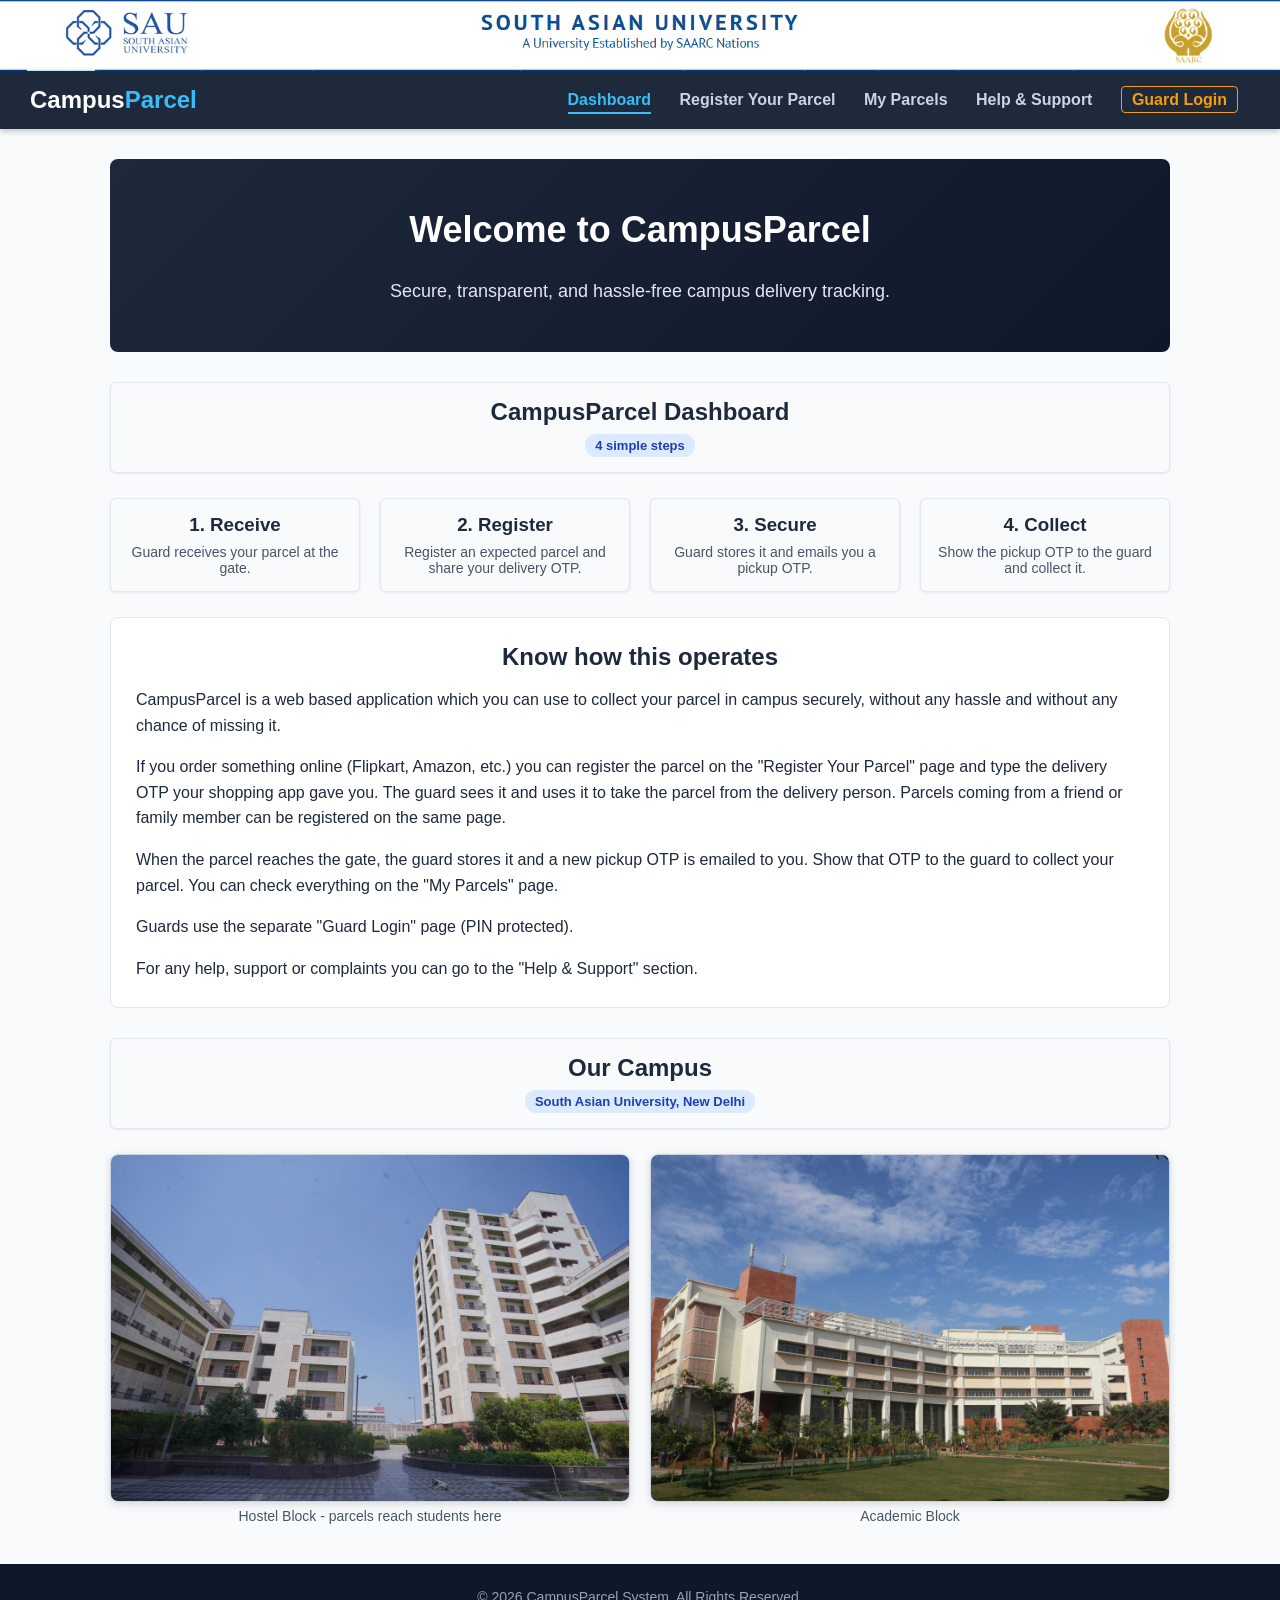
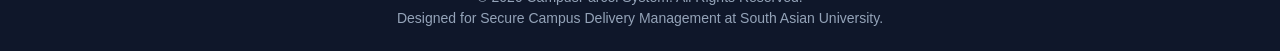
<file: index.html>
<!DOCTYPE html>
<html lang="en">
<head>
    <meta charset="UTF-8">
    <meta name="viewport" content="width=device-width, initial-scale=1.0">
    <title>CampusParcel - Home & Dashboard</title>

    <link rel="stylesheet" href="css/style.css">
    <link rel="stylesheet" href="css/header.css">
    <link rel="stylesheet" href="css/footer.css">
</head>
<body>
    <img class="sau-strip" src="images/sau-header.png" alt="South Asian University - A University Established by SAARC Nations">

    <header class="navbar">
        <div class="logo-container">
            <h2>Campus<span>Parcel</span></h2>
        </div>
        <nav class="nav-links">
            <a href="index.html" class="active">Dashboard</a>
            <a href="pages/register.html">Register Your Parcel</a>
            <a href="pages/my-parcel.html">My Parcels</a>
            <a href="pages/support.html">Help &amp; Support</a>
            <a href="pages/guard-panel.html" class="guard-nav">Guard Login</a>
        </nav>
    </header>

    <main class="main-container">

        <section class="welcome-banner hero">
            <h1>Welcome to CampusParcel</h1>
            <p>Secure, transparent, and hassle-free campus delivery tracking.</p>
        </section>

        <section class="dashboard-section" id="student-view">
            <div class="section-header">
                <h2>CampusParcel Dashboard</h2>
                <span class="badge badge-info">4 simple steps</span>
            </div>

            <div class="stats-grid">
                <div class="stat-card">
                    <h3>1. Receive</h3>
                    <p>Guard receives your parcel at the gate.</p>
                </div>
                <a class="stat-card step-card" href="pages/register.html">
                    <h3>2. Register</h3>
                    <p>Register an expected parcel and share your delivery OTP.</p>
                </a>
                <div class="stat-card">
                    <h3>3. Secure</h3>
                    <p>Guard stores it and emails you a pickup OTP.</p>
                </div>
                <a class="stat-card step-card" href="pages/my-parcel.html">
                    <h3>4. Collect</h3>
                    <p>Show the pickup OTP to the guard and collect it.</p>
                </a>
            </div>

            <div class="about-text">
                <h2 class="know-how">Know how this operates</h2>
                <p>CampusParcel is a web based application which you can use to collect your parcel in campus securely, without any hassle and without any chance of missing it.</p>
                <p>If you order something online (Flipkart, Amazon, etc.) you can register the parcel on the "Register Your Parcel" page and type the delivery OTP your shopping app gave you. The guard sees it and uses it to take the parcel from the delivery person. Parcels coming from a friend or family member can be registered on the same page.</p>
                <p>When the parcel reaches the gate, the guard stores it and a new pickup OTP is emailed to you. Show that OTP to the guard to collect your parcel. You can check everything on the "My Parcels" page.</p>
                <p>Guards use the separate "Guard Login" page (PIN protected).</p>
                <p>For any help, support or complaints you can go to the "Help &amp; Support" section.</p>
            </div>
        </section>

        <section class="dashboard-section">
            <div class="section-header">
                <h2>Our Campus</h2>
                <span class="badge badge-info">South Asian University, New Delhi</span>
            </div>
            <div class="gallery">
                <figure>
                    <img src="images/hostel-block.jpg" alt="Hostel block at South Asian University">
                    <figcaption>Hostel Block - parcels reach students here</figcaption>
                </figure>
                <figure>
                    <img src="images/academic-block.jpg" alt="Academic building at South Asian University">
                    <figcaption>Academic Block</figcaption>
                </figure>
            </div>
        </section>

    </main>

    <footer class="footer">
        <div class="footer-content">
            <p>&copy; 2026 CampusParcel System. All Rights Reserved.</p>
            <p>Designed for Secure Campus Delivery Management at South Asian University.</p>
            
        </div>
    </footer>

    <script src="js/config.js"></script>
    <script src="js/main.js"></script>

</body>
</html>
</file>
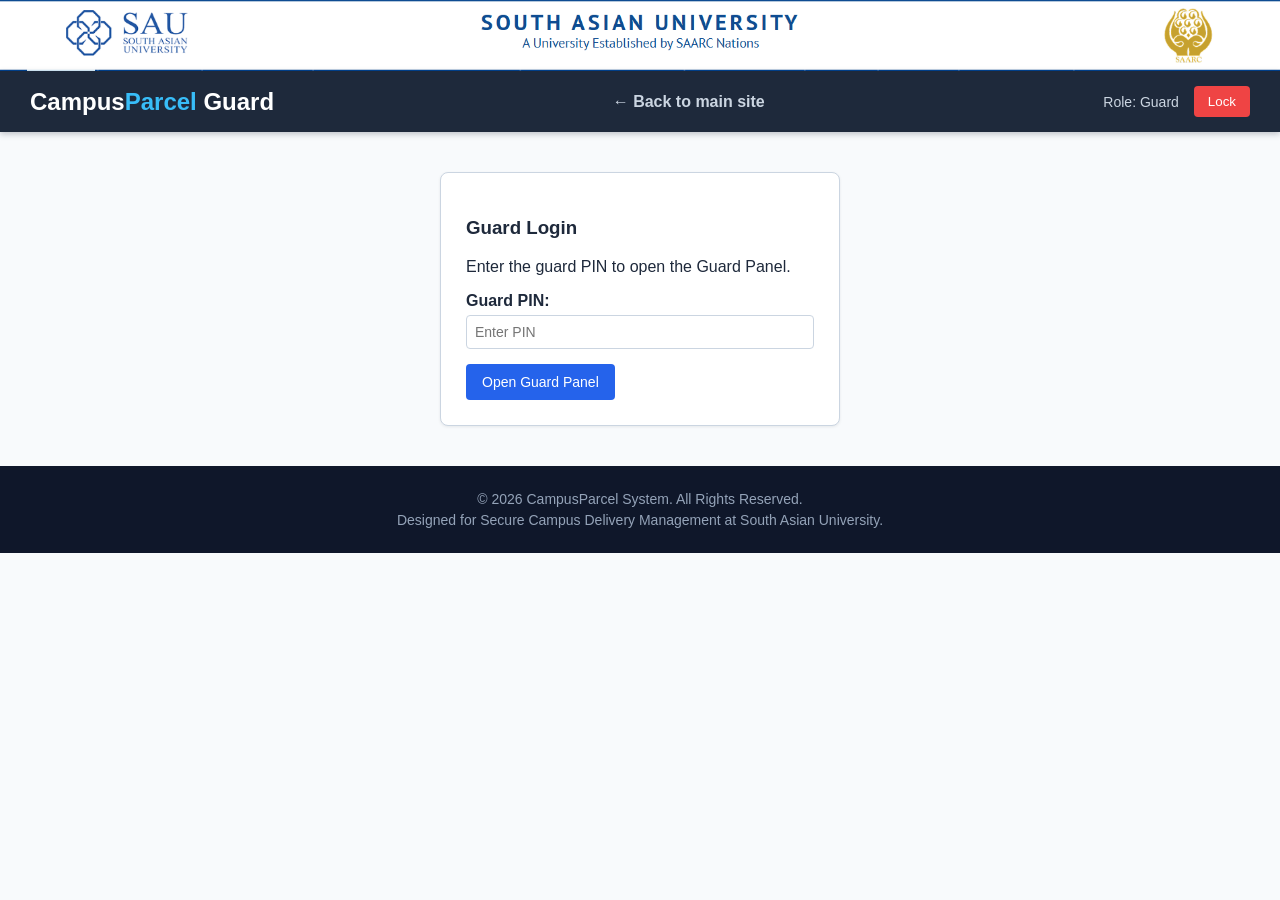
<file: pages/guard-panel.html>
<!DOCTYPE html>
<html lang="en">
<head>
    <meta charset="UTF-8">
    <meta name="viewport" content="width=device-width, initial-scale=1.0">
    <title>CampusParcel - Guard Panel</title>

    <link rel="stylesheet" href="../css/style.css">
    <link rel="stylesheet" href="../css/header.css">
    <link rel="stylesheet" href="../css/footer.css">
</head>
<body>
    <img class="sau-strip" src="../images/sau-header.png" alt="South Asian University - A University Established by SAARC Nations">

    <header class="navbar guard-navbar">
        <div class="logo-container">
            <h2>Campus<span>Parcel</span> Guard</h2>
        </div>
        <nav class="nav-links">
            <a href="../index.html">&larr; Back to main site</a>
        </nav>
        <div class="user-profile">
            <span class="user-role">Role: Guard</span>
            <button type="button" id="guard-logout" class="btn-logout">Lock</button>
        </div>
    </header>

    <!-- PIN gate (toggled via guard-login.js) -->
    <main class="main-container" id="guard-lock">
        <div class="card pin-card">
            <h3>Guard Login</h3>
            <p>Enter the guard PIN to open the Guard Panel.</p>
            <form id="pin-form">
                <div class="form-group">
                    <label for="pin-input">Guard PIN:</label>
                    <input type="password" id="pin-input" placeholder="Enter PIN" required>
                </div>
                <button type="submit" class="btn-primary">Open Guard Panel</button>
            </form>
            <div id="pin-message" class="message"></div>
        </div>
    </main>

    <!-- Main guard workspace (hidden until unlocked) -->
    <main class="main-container" id="guard-content" style="display: none;">
        <section class="welcome-banner">
            <h1>Guard Panel</h1>
            <p>Receive parcels at the gate and hand them over safely with an OTP.</p>
        </section>

        <section class="dashboard-section" id="guard-view">
            <div class="section-header">
                <h2>Security Guard Panel</h2>
                <span class="badge badge-warning">Gate Entry Actions</span>
            </div>

            <div class="stats-grid">
                <div class="stat-card">
                    <h3>Pre-registered</h3>
                    <p class="stat-number" id="g-stat-pre">0</p>
                </div>
                <div class="stat-card">
                    <h3>At Main Gate</h3>
                    <p class="stat-number" id="g-stat-gate">0</p>
                </div>
                <div class="stat-card">
                    <h3>Collected</h3>
                    <p class="stat-number" id="g-stat-done">0</p>
                </div>
            </div>

            <div class="guard-grid">
                <!-- Intake & pickup OTP dispatch -->
                <div class="card">
                    <h3>1. Register Parcel &amp; Send OTP</h3>
                    <p id="linked-note" class="hint"></p>
                    <form id="guard-register-form">
                        <div class="form-group">
                            <label for="g-name">Student / Family-Friend Name:</label>
                            <input type="text" id="g-name" placeholder="e.g., Yashwardhan Tiwari" required>
                        </div>

                        <div class="form-group">
                            <label for="g-roll">Student Roll / ID Number:</label>
                            <input type="text" id="g-roll" placeholder="e.g., 2026BT01005" required>
                        </div>

                        <div class="form-group">
                            <label for="g-email">Student Email (OTP is sent here):</label>
                            <input type="email" id="g-email" pattern="[^@\s]+@[^@\s]+\.[a-zA-Z]{2,}" title="Enter a real email address, e.g. name@gmail.com" placeholder="e.g., student@gmail.com" required>
                        </div>

                        <div class="form-group">
                            <label for="g-courier">Courier / Delivery Service:</label>
                            <input type="text" id="g-courier" placeholder="e.g., BlueDart, Amazon" required>
                        </div>

                        <div class="form-group">
                            <label for="g-storage">Assigned Storage Shelf / Rack:</label>
                            <input type="text" id="g-storage" placeholder="e.g., Rack B - Slot 12" required>
                        </div>

                        <div class="form-group">
                            <label for="g-otp">Pickup OTP:</label>
                            <div class="otp-row">
                                <input type="text" id="g-otp" readonly>
                                <button type="button" id="g-generate-btn" class="btn-secondary">Generate OTP</button>
                            </div>
                        </div>

                        <div class="form-group">
                            <label for="g-agent-photo">Agent Delivery Photo:</label>
                            <input type="file" id="g-agent-photo" accept="image/*" capture="environment">
                        </div>

                        <div class="form-group">
                            <label for="g-shelf-photo">Storage Shelf Photo:</label>
                            <input type="file" id="g-shelf-photo" accept="image/*" capture="environment">
                        </div>

                        <button type="submit" id="guard-register-btn" class="btn-primary">Register &amp; Send OTP</button>
                    </form>
                    <div id="guard-register-message" class="message"></div>
                </div>

                <!-- Student handover verification -->
                <div class="card">
                    <h3>2. Verify &amp; Handover Parcel</h3>
                    <form id="verify-form">
                        <div class="form-group">
                            <label for="v-parcel-id">Enter Parcel ID:</label>
                            <input type="text" id="v-parcel-id" placeholder="e.g., #CP-9021" required>
                        </div>

                        <div class="form-group">
                            <label for="v-otp">Enter Student's Pickup OTP:</label>
                            <input type="text" id="v-otp" maxlength="6" pattern="[0-9]{6}" title="Enter exactly 6 digits" placeholder="Enter 6-digit OTP" required>
                        </div>

                        <button type="submit" class="btn-success">Verify OTP &amp; Mark Collected</button>
                    </form>
                    <div id="verify-message" class="message"></div>
                </div>
            </div>

            <!-- Incoming pre-registered queue -->
            <div class="table-container" style="margin-top: 30px;">
                <h3>Pre-registered Parcels</h3>
                <p class="hint">Give the Delivery OTP to the delivery person to collect the parcel. Press Receive to fill the form above.</p>
                <table>
                    <thead>
                        <tr>
                            <th>Parcel ID</th>
                            <th>Student</th>
                            <th>Phone</th>
                            <th>Courier / From</th>
                            <th>Delivery OTP</th>
                            <th>Instructions</th>
                            <th>Registered</th>
                            <th>Action</th>
                        </tr>
                    </thead>
                    <tbody id="pre-rows">
                        <tr><td colspan="8">No pre-registered parcels right now.</td></tr>
                    </tbody>
                </table>
            </div>
        </section>
    </main>

    <footer class="footer">
        <div class="footer-content">
            <p>&copy; 2026 CampusParcel System. All Rights Reserved.</p>
            <p>Designed for Secure Campus Delivery Management at South Asian University.</p>
        </div>
    </footer>

    <script src="../js/config.js"></script>
    <script src="../js/main.js"></script>
    <script src="../js/guard-login.js"></script>
    <script src="../js/guard.js"></script>
</body>
</html>
</file>
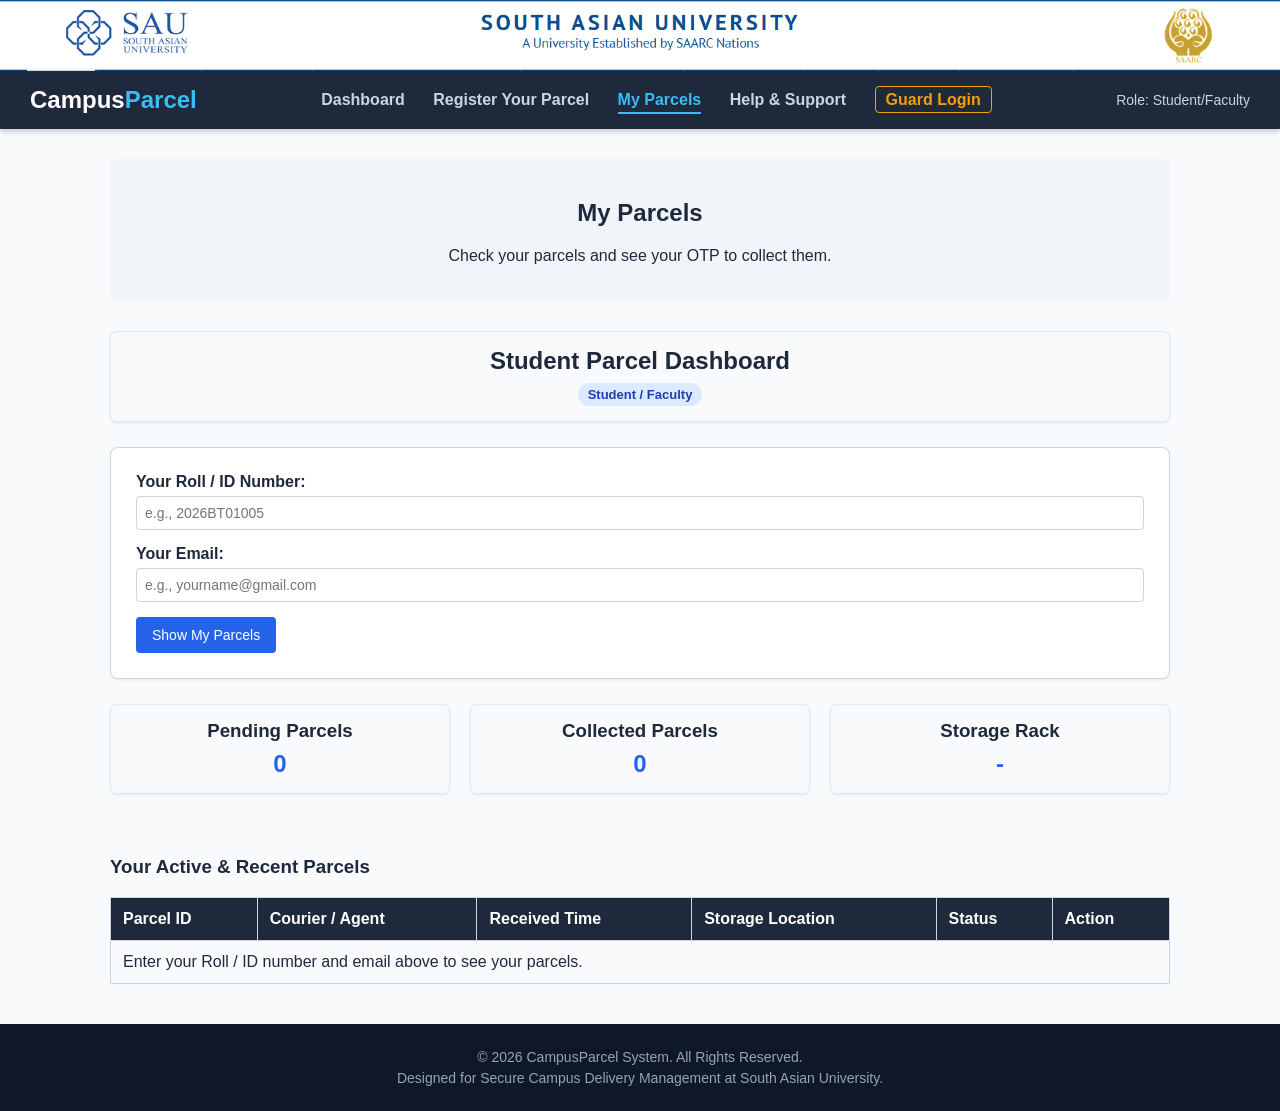
<file: pages/my-parcel.html>
<!DOCTYPE html>
<html lang="en">
<head>
    <meta charset="UTF-8">
    <meta name="viewport" content="width=device-width, initial-scale=1.0">
    <title>CampusParcel - My Parcels</title>

    <link rel="stylesheet" href="../css/style.css">
    <link rel="stylesheet" href="../css/header.css">
    <link rel="stylesheet" href="../css/footer.css">
</head>
<body>
    <img class="sau-strip" src="../images/sau-header.png" alt="South Asian University - A University Established by SAARC Nations">

    <header class="navbar">
        <div class="logo-container">
            <h2>Campus<span>Parcel</span></h2>
        </div>
        <nav class="nav-links">
            <a href="../index.html">Dashboard</a>
            <a href="register.html">Register Your Parcel</a>
            <a href="my-parcel.html" class="active">My Parcels</a>
            <a href="support.html">Help &amp; Support</a>
            <a href="guard-panel.html" class="guard-nav">Guard Login</a>
        </nav>
        <div class="user-profile">
            <span class="user-role">Role: Student/Faculty</span>
        </div>
    </header>

    <main class="main-container">

        <section class="welcome-banner">
            <h1>My Parcels</h1>
            <p>Check your parcels and see your OTP to collect them.</p>
        </section>

        <section class="dashboard-section" id="student-view">
            <div class="section-header">
                <h2>Student Parcel Dashboard</h2>
                <span class="badge badge-info">Student / Faculty</span>
            </div>

            <div class="card" style="margin-bottom: 25px;">
                <form id="find-form">
                    <div class="form-group">
                        <label for="my-roll">Your Roll / ID Number:</label>
                        <input type="text" id="my-roll" placeholder="e.g., 2026BT01005" required>
                    </div>
                    <div class="form-group">
                        <label for="my-email">Your Email:</label>
                        <input type="email" id="my-email" pattern="[^@\s]+@[^@\s]+\.[a-zA-Z]{2,}" title="Enter a real email address, e.g. name@gmail.com" placeholder="e.g., yourname@gmail.com" required>
                    </div>
                    <button type="submit" class="btn-primary">Show My Parcels</button>
                </form>
            </div>

            <div class="stats-grid">
                <div class="stat-card">
                    <h3>Pending Parcels</h3>
                    <p class="stat-number" id="stat-pending">0</p>
                </div>
                <div class="stat-card">
                    <h3>Collected Parcels</h3>
                    <p class="stat-number" id="stat-collected">0</p>
                </div>
                <div class="stat-card">
                    <h3>Storage Rack</h3>
                    <p class="stat-number" id="stat-shelf">-</p>
                </div>
            </div>

            <div id="details-message" class="message"></div>
            <br>

            <div class="table-container">
                <h3>Your Active &amp; Recent Parcels</h3>
                <table>
                    <thead>
                        <tr>
                            <th>Parcel ID</th>
                            <th>Courier / Agent</th>
                            <th>Received Time</th>
                            <th>Storage Location</th>
                            <th>Status</th>
                            <th>Action</th>
                        </tr>
                    </thead>
                    <tbody id="parcel-rows">
                        <tr><td colspan="6">Enter your Roll / ID number and email above to see your parcels.</td></tr>
                    </tbody>
                </table>
            </div>
        </section>

    </main>

    <footer class="footer">
        <div class="footer-content">
            <p>&copy; 2026 CampusParcel System. All Rights Reserved.</p>
            <p>Designed for Secure Campus Delivery Management at South Asian University.</p>
            
        </div>
    </footer>

    <script src="../js/config.js"></script>
    <script src="../js/main.js"></script>
    <script src="../js/my-parcel.js"></script>

</body>
</html>
</file>
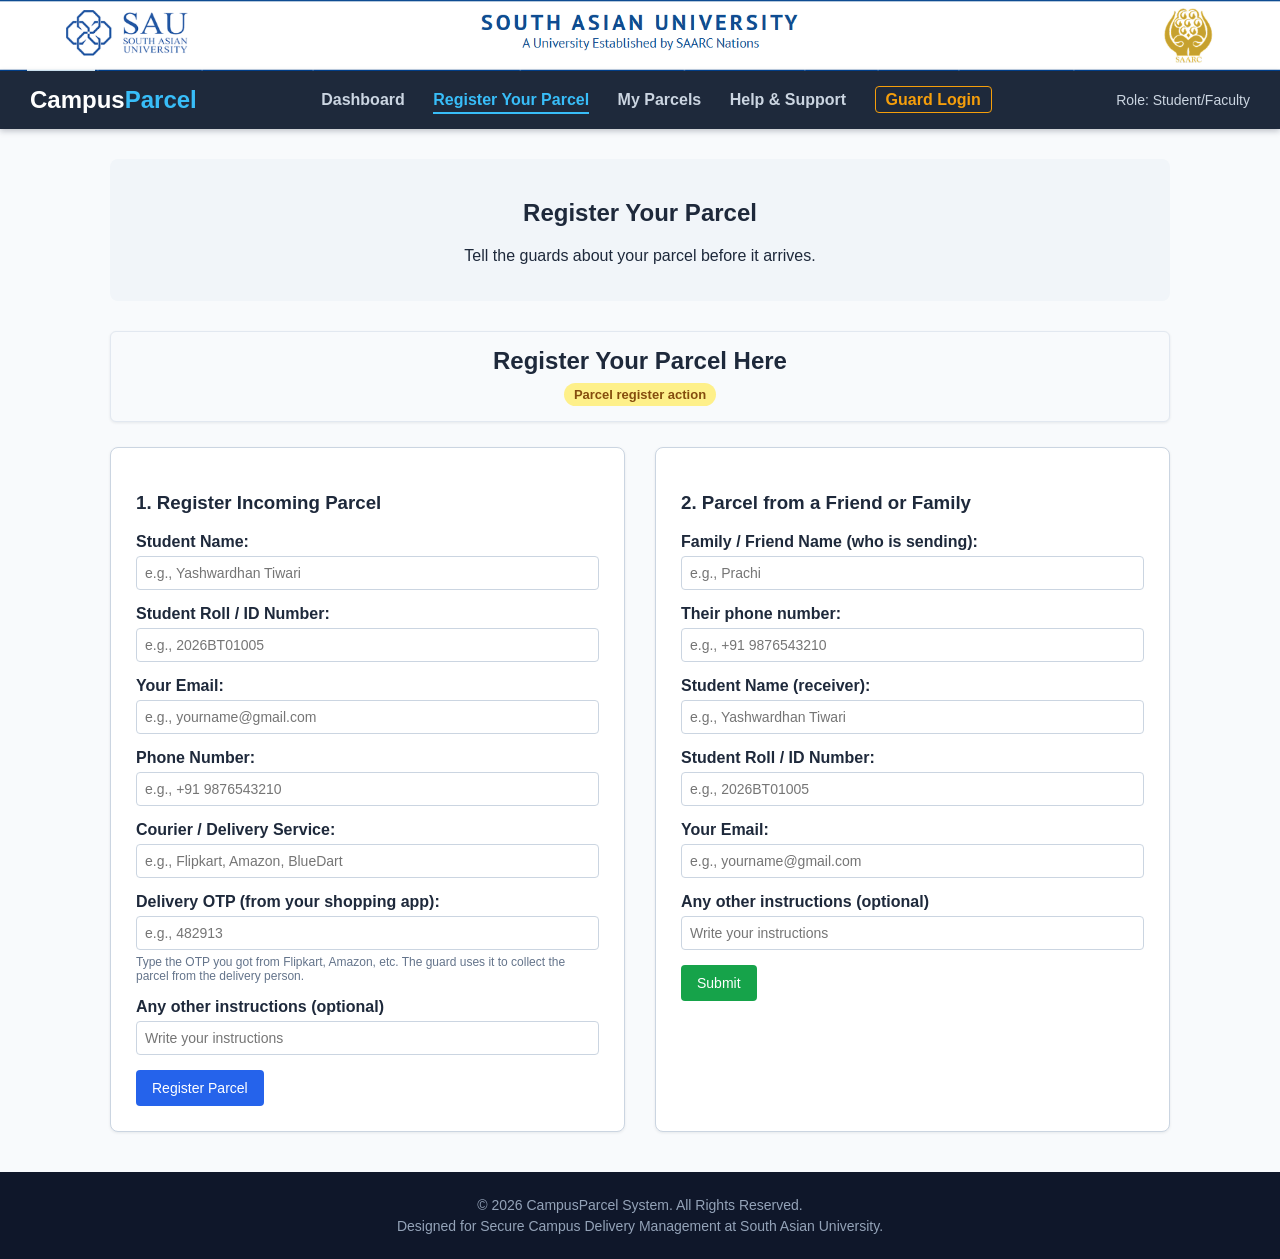
<file: pages/register.html>
<!DOCTYPE html>
<html lang="en">
<head>
    <meta charset="UTF-8">
    <meta name="viewport" content="width=device-width, initial-scale=1.0">
    <title>CampusParcel - Register Your Parcel</title>

    <link rel="stylesheet" href="../css/style.css">
    <link rel="stylesheet" href="../css/header.css">
    <link rel="stylesheet" href="../css/footer.css">
</head>
<body>
    <img class="sau-strip" src="../images/sau-header.png" alt="South Asian University - A University Established by SAARC Nations">

    <header class="navbar">
        <div class="logo-container">
            <h2>Campus<span>Parcel</span></h2>
        </div>
        <nav class="nav-links">
            <a href="../index.html">Dashboard</a>
            <a href="register.html" class="active">Register Your Parcel</a>
            <a href="my-parcel.html">My Parcels</a>
            <a href="support.html">Help &amp; Support</a>
            <a href="guard-panel.html" class="guard-nav">Guard Login</a>
        </nav>
        <div class="user-profile">
            <span class="user-role">Role: Student/Faculty</span>
        </div>
    </header>

    <main class="main-container">

        <section class="welcome-banner">
            <h1>Register Your Parcel</h1>
            <p>Tell the guards about your parcel before it arrives.</p>
        </section>

        <section class="dashboard-section" id="register-view">
            <div class="section-header">
                <h2>Register Your Parcel Here</h2>
                <span class="badge badge-warning">Parcel register action</span>
            </div>

            <div class="guard-grid">

                <div class="card">
                    <h3>1. Register Incoming Parcel</h3>
                    <form id="register-form">
                        <div class="form-group">
                            <label for="r-name">Student Name:</label>
                            <input type="text" id="r-name" placeholder="e.g., Yashwardhan Tiwari" required>
                        </div>

                        <div class="form-group">
                            <label for="r-roll">Student Roll / ID Number:</label>
                            <input type="text" id="r-roll" placeholder="e.g., 2026BT01005" required>
                        </div>

                        <div class="form-group">
                            <label for="r-email">Your Email:</label>
                            <input type="email" id="r-email" pattern="[^@\s]+@[^@\s]+\.[a-zA-Z]{2,}" title="Enter a real email address, e.g. name@gmail.com" placeholder="e.g., yourname@gmail.com" required>
                        </div>

                        <div class="form-group">
                            <label for="r-phone">Phone Number:</label>
                            <input type="tel" id="r-phone" pattern="[0-9+ ]{10,15}" title="Enter a valid phone number" placeholder="e.g., +91 9876543210" required>
                        </div>

                        <div class="form-group">
                            <label for="r-courier">Courier / Delivery Service:</label>
                            <input type="text" id="r-courier" placeholder="e.g., Flipkart, Amazon, BlueDart" required>
                        </div>

                        <div class="form-group">
                            <label for="r-otp">Delivery OTP (from your shopping app):</label>
                            <input type="text" id="r-otp" maxlength="8" pattern="[A-Za-z0-9]{4,8}" title="Enter the 4 to 8 character OTP from your delivery app" placeholder="e.g., 482913" required>
                            <p class="hint">Type the OTP you got from Flipkart, Amazon, etc. The guard uses it to collect the parcel from the delivery person.</p>
                        </div>

                        <div class="form-group">
                            <label for="r-instructions">Any other instructions (optional)</label>
                            <input type="text" id="r-instructions" placeholder="Write your instructions">
                        </div>

                        <button type="submit" id="register-btn" class="btn-primary">Register Parcel</button>
                    </form>
                    <div id="register-message" class="message"></div>
                </div>

                <div class="card">
                    <h3>2. Parcel from a Friend or Family</h3>
                    <form id="family-form">
                        <div class="form-group">
                            <label for="f-name">Family / Friend Name (who is sending):</label>
                            <input type="text" id="f-name" placeholder="e.g., Prachi" required>
                        </div>

                        <div class="form-group">
                            <label for="f-phone">Their phone number:</label>
                            <input type="tel" id="f-phone" pattern="[0-9+ ]{10,15}" title="Enter a valid phone number" placeholder="e.g., +91 9876543210" required>
                        </div>

                        <div class="form-group">
                            <label for="f-student">Student Name (receiver):</label>
                            <input type="text" id="f-student" placeholder="e.g., Yashwardhan Tiwari" required>
                        </div>

                        <div class="form-group">
                            <label for="f-roll">Student Roll / ID Number:</label>
                            <input type="text" id="f-roll" placeholder="e.g., 2026BT01005" required>
                        </div>

                        <div class="form-group">
                            <label for="f-email">Your Email:</label>
                            <input type="email" id="f-email" pattern="[^@\s]+@[^@\s]+\.[a-zA-Z]{2,}" title="Enter a real email address, e.g. name@gmail.com" placeholder="e.g., yourname@gmail.com" required>
                        </div>

                        <div class="form-group">
                            <label for="f-instructions">Any other instructions (optional)</label>
                            <input type="text" id="f-instructions" placeholder="Write your instructions">
                        </div>

                        <button type="submit" id="family-btn" class="btn-success">Submit</button>
                    </form>
                    <div id="family-message" class="message"></div>
                </div>

            </div>
        </section>

    </main>

    <footer class="footer">
        <div class="footer-content">
            <p>&copy; 2026 CampusParcel System. All Rights Reserved.</p>
            <p>Designed for Secure Campus Delivery Management at South Asian University.</p>
            
        </div>
    </footer>

    <script src="../js/config.js"></script>
    <script src="../js/main.js"></script>
    <script src="../js/register.js"></script>

</body>
</html>
</file>
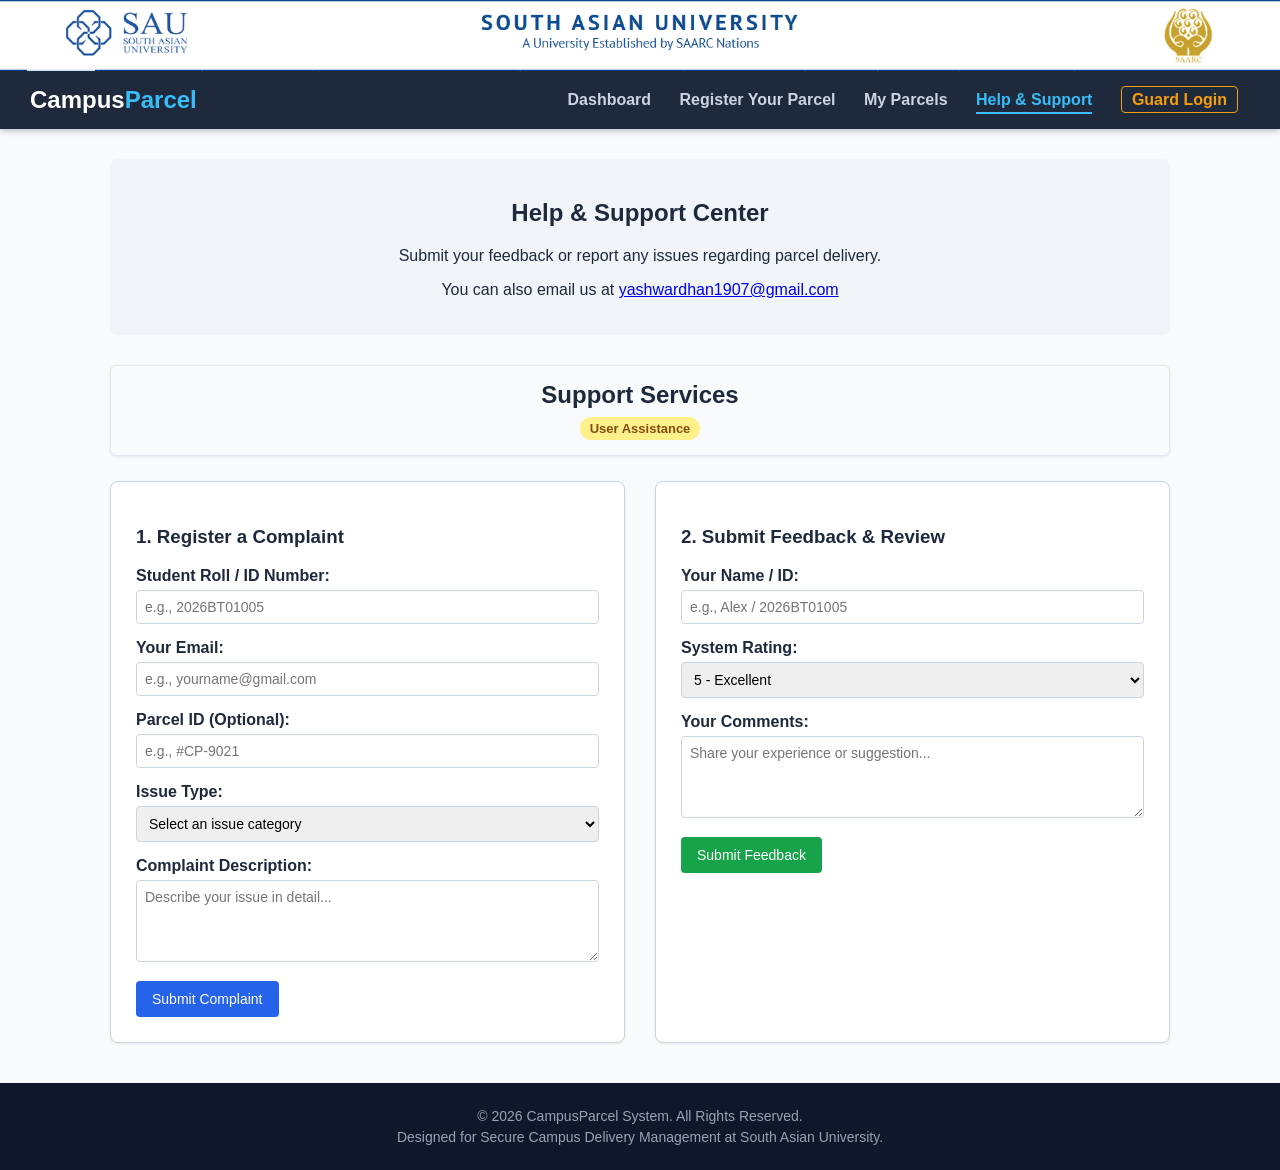
<file: pages/support.html>
<!DOCTYPE html>
<html lang="en">
<head>
    <meta charset="UTF-8">
    <meta name="viewport" content="width=device-width, initial-scale=1.0">
    <title>CampusParcel - Help & Support</title>

    <link rel="stylesheet" href="../css/style.css">
    <link rel="stylesheet" href="../css/header.css">
    <link rel="stylesheet" href="../css/footer.css">
</head>
<body>
    <img class="sau-strip" src="../images/sau-header.png" alt="South Asian University - A University Established by SAARC Nations">

    <header class="navbar">
        <div class="logo-container">
            <h2>Campus<span>Parcel</span></h2>
        </div>
        <nav class="nav-links">
            <a href="../index.html">Dashboard</a>
            <a href="register.html">Register Your Parcel</a>
            <a href="my-parcel.html">My Parcels</a>
            <a href="support.html" class="active">Help &amp; Support</a>
            <a href="guard-panel.html" class="guard-nav">Guard Login</a>
        </nav>
    </header>

    <main class="main-container">

        <section class="welcome-banner">
            <h1>Help &amp; Support Center</h1>
            <p>Submit your feedback or report any issues regarding parcel delivery.</p>
            <p>You can also email us at <a href="mailto:yashwardhan1907@gmail.com">yashwardhan1907@gmail.com</a></p>
        </section>

        <section class="dashboard-section" id="support-view">
            <div class="section-header">
                <h2>Support Services</h2>
                <span class="badge badge-warning">User Assistance</span>
            </div>

            <div class="guard-grid">

                <div class="card">
                    <h3>1. Register a Complaint</h3>
                    <form id="complaint-form">
                        <div class="form-group">
                            <label for="complaint-student-id">Student Roll / ID Number:</label>
                            <input type="text" id="complaint-student-id" placeholder="e.g., 2026BT01005" required>
                        </div>

                        <div class="form-group">
                            <label for="complaint-email">Your Email:</label>
                            <input type="email" id="complaint-email" placeholder="e.g., yourname@gmail.com" required>
                        </div>

                        <div class="form-group">
                            <label for="parcel-id">Parcel ID (Optional):</label>
                            <input type="text" id="parcel-id" placeholder="e.g., #CP-9021">
                        </div>

                        <div class="form-group">
                            <label for="issue-type">Issue Type:</label>
                            <select id="issue-type" required>
                                <option value="">Select an issue category</option>
                                <option value="missing">Missing / Untraceable Parcel</option>
                                <option value="damaged">Damaged Parcel</option>
                                <option value="otp-error">OTP Verification Problem</option>
                                <option value="other">Other Incident</option>
                            </select>
                        </div>

                        <div class="form-group">
                            <label for="complaint-desc">Complaint Description:</label>
                            <textarea id="complaint-desc" rows="4" placeholder="Describe your issue in detail..." required></textarea>
                        </div>

                        <button type="submit" id="complaint-btn" class="btn-primary">Submit Complaint</button>
                    </form>
                    <div id="complaint-message" class="message"></div>
                </div>

                <div class="card">
                    <h3>2. Submit Feedback &amp; Review</h3>
                    <form id="feedback-form">
                        <div class="form-group">
                            <label for="reviewer-name">Your Name / ID:</label>
                            <input type="text" id="reviewer-name" placeholder="e.g., Alex / 2026BT01005" required>
                        </div>

                        <div class="form-group">
                            <label for="user-rating">System Rating:</label>
                            <select id="user-rating" required>
                                <option value="5">5 - Excellent</option>
                                <option value="4">4 - Good</option>
                                <option value="3">3 - Average</option>
                                <option value="2">2 - Poor</option>
                                <option value="1">1 - Very Bad</option>
                            </select>
                        </div>

                        <div class="form-group">
                            <label for="feedback-comments">Your Comments:</label>
                            <textarea id="feedback-comments" rows="4" placeholder="Share your experience or suggestion..." required></textarea>
                        </div>

                        <button type="submit" id="feedback-btn" class="btn-success">Submit Feedback</button>
                    </form>
                    <div id="feedback-message" class="message"></div>
                </div>

            </div>
        </section>

    </main>

    <footer class="footer">
        <div class="footer-content">
            <p>&copy; 2026 CampusParcel System. All Rights Reserved.</p>
            <p>Designed for Secure Campus Delivery Management at South Asian University.</p>
            
        </div>
    </footer>

    <script src="../js/config.js"></script>
    <script src="../js/main.js"></script>
    <script src="../js/support.js"></script>

</body>
</html>
</file>
<file: css/style.css>
* {
    box-sizing: border-box;
}

.main-container {
    max-width: 1100px;
    margin: 30px auto;
    padding: 0 20px;
}

.welcome-banner {
    background-color: #f1f5f9;
    padding: 20px;
    border-radius: 8px;
    margin-bottom: 30px;
    text-align: center;
}

.section-header {
    background: #f8fafc;
    border: 1px solid #e2e8f0;
    padding: 15px;
    border-radius: 6px;
    text-align: center;
    margin-bottom: 25px;
}

.section-header h2 {
    margin: 0 0 8px 0;
}

.badge {
    display: inline-block;
    padding: 4px 10px;
    border-radius: 12px;
    font-size: 13px;
    font-weight: bold;
}

.badge-info {
    background-color: #dbeafe;
    color: #1e40af;
}

.badge-warning {
    background-color: #fef08a;
    color: #854d0e;
}

.stats-grid {
    display: flex;
    gap: 20px;
    margin-bottom: 25px;
}

.stat-card {
    flex: 1;
    background: #f8fafc;
    border: 1px solid #e2e8f0;
    padding: 15px;
    border-radius: 6px;
    text-align: center;
}

.stat-card h3 {
    margin: 0 0 8px 0;
}

.stat-card p {
    margin: 0;
    font-size: 14px;
    color: #475569;
}

.stat-number {
    font-size: 24px !important;
    font-weight: bold;
    color: #2563eb !important;
    margin: 5px 0 0 0;
}

a.step-card {
    text-decoration: none;
    color: inherit;
}

a.step-card:hover {
    border-color: #38bdf8;
    background: #f0f9ff;
}

.know-how {
    text-align: center;
    margin-bottom: 10px;
}

.about-text p {
    line-height: 1.6;
    font-size: 16px;
}

.gallery {
    display: flex;
    gap: 20px;
    margin-top: 15px;
}

.gallery figure {
    flex: 1;
    margin: 0;
}

.gallery img {
    width: 100%;
    height: auto;
    display: block;
    border-radius: 8px;
    border: 1px solid #cbd5e1;
}

.gallery figcaption {
    text-align: center;
    font-size: 14px;
    color: #475569;
    margin-top: 6px;
}

.table-container {
    overflow-x: auto;
}

.table-container table {
    width: 100%;
    border-collapse: collapse;
    margin-top: 10px;
}

.table-container th,
.table-container td {
    border: 1px solid #cbd5e1;
    padding: 12px;
    text-align: left;
}

.table-container th {
    background-color: #f1f5f9;
}

.status-pending {
    background-color: #fef08a;
    color: #854d0e;
    padding: 4px 8px;
    border-radius: 4px;
}

.status-success {
    background-color: #bbf7d0;
    color: #166534;
    padding: 4px 8px;
    border-radius: 4px;
}

.guard-grid {
    display: flex;
    gap: 30px;
}

.card {
    flex: 1;
    border: 1px solid #cbd5e1;
    padding: 20px;
    border-radius: 8px;
    background-color: #ffffff;
}

.form-group {
    margin-bottom: 15px;
}

.form-group label {
    display: block;
    margin-bottom: 5px;
    font-weight: bold;
}

.form-group input,
.form-group select,
.form-group textarea {
    width: 100%;
    padding: 8px;
    border: 1px solid #cbd5e1;
    border-radius: 4px;
    font-family: inherit;
    font-size: 14px;
}

.otp-row {
    display: flex;
    gap: 8px;
}

.btn-primary,
.btn-success,
.btn-secondary {
    color: white;
    border: none;
    padding: 10px 16px;
    border-radius: 4px;
    cursor: pointer;
    font-size: 14px;
}

.btn-primary {
    background-color: #2563eb;
}

.btn-success {
    background-color: #16a34a;
}

.btn-secondary {
    background-color: #64748b;
}

button:disabled {
    opacity: 0.6;
    cursor: not-allowed;
}

.message {
    display: none;
    margin-top: 15px;
    padding: 12px;
    border-radius: 6px;
    font-size: 14px;
    line-height: 1.5;
}

.message.success {
    background-color: #bbf7d0;
    color: #166534;
}

.message.warning {
    background-color: #fef08a;
    color: #854d0e;
}

.message.error {
    background-color: #fecaca;
    color: #991b1b;
}

@media (max-width: 800px) {
    .guard-grid,
    .stats-grid,
    .gallery {
        flex-direction: column;
    }

    .navbar {
        flex-direction: column;
        text-align: center;
    }

    .nav-links a {
        display: inline-block;
        margin: 5px 8px;
    }
}


body {
    background-color: #f8fafc;
}

.hero {
    background: linear-gradient(135deg, #1e293b, #0f172a);
    color: #ffffff;
    padding: 50px 20px;
}

.hero h1 {
    margin-top: 0;
    font-size: 36px;
}

.hero p {
    margin-bottom: 0;
    font-size: 18px;
    color: #e2e8f0;
}

.card,
.stat-card,
.section-header {
    box-shadow: 0 1px 3px rgba(15, 23, 42, 0.08);
}

.card {
    padding: 25px;
}

a.step-card {
    transition: transform 0.15s, box-shadow 0.15s;
}

a.step-card:hover {
    transform: translateY(-3px);
    box-shadow: 0 6px 14px rgba(15, 23, 42, 0.12);
}

.form-group input:focus,
.form-group select:focus,
.form-group textarea:focus {
    outline: none;
    border-color: #2563eb;
    box-shadow: 0 0 0 3px rgba(37, 99, 235, 0.2);
}

.btn-primary:hover { background-color: #1d4ed8; }
.btn-success:hover { background-color: #15803d; }
.btn-secondary:hover { background-color: #475569; }

button {
    transition: background-color 0.15s;
}

.table-container th {
    background-color: #1e293b;
    color: #ffffff;
}

.table-container tbody tr:nth-child(even) {
    background-color: #f8fafc;
}

.table-container tbody tr:hover {
    background-color: #e0f2fe;
}

.gallery img {
    box-shadow: 0 2px 8px rgba(15, 23, 42, 0.15);
}

.about-text {
    background-color: #ffffff;
    border: 1px solid #e2e8f0;
    border-radius: 8px;
    padding: 5px 25px 10px 25px;
}

.dashboard-section + .dashboard-section {
    margin-top: 30px;
}

.pin-card {
    max-width: 400px;
    margin: 40px auto;
}

.guard-link {
    color: #64748b;
    font-size: 13px;
}

.guard-link:hover {
    color: #38bdf8;
}

.hint {
    font-size: 12px;
    color: #64748b;
    margin: 5px 0 0 0;
}

.otp-code {
    font-family: "Courier New", monospace;
    font-weight: bold;
    font-size: 16px;
    background-color: #fef9c3;
    padding: 3px 8px;
    border-radius: 4px;
}

.table-container td small {
    color: #64748b;
}
</file>
<file: css/header.css>
body {
    margin: 0;
    font-family: Arial, sans-serif;
    color: #1e293b;
}

.sau-strip {
    display: block;
    width: 100%;
    height: auto;
    background-color: #ffffff;
}

.navbar {
    display: flex;
    justify-content: space-between;
    align-items: center;
    flex-wrap: wrap;
    gap: 10px;
    background-color: #1e293b;
    color: white;
    padding: 15px 30px;
}

.logo-container h2 {
    margin: 0;
}

.logo-container span {
    color: #38bdf8;
}

.nav-links a {
    color: #cbd5e1;
    text-decoration: none;
    margin: 0 12px;
    font-weight: bold;
}

.nav-links a.active,
.nav-links a:hover {
    color: #38bdf8;
}

.user-profile {
    display: flex;
    align-items: center;
    gap: 15px;
}

.user-role {
    color: #cbd5e1;
    font-size: 14px;
}

.navbar {
    position: sticky;
    top: 0;
    z-index: 10;
    box-shadow: 0 2px 6px rgba(15, 23, 42, 0.25);
}

.nav-links a {
    padding-bottom: 4px;
    border-bottom: 2px solid transparent;
}

.nav-links a.active {
    border-bottom-color: #38bdf8;
}

.btn-logout {
    background-color: #ef4444;
    color: white;
    border: none;
    padding: 8px 14px;
    border-radius: 4px;
    cursor: pointer;
}

.btn-logout:hover {
    background-color: #dc2626;
}

.nav-links a.guard-nav {
    border: 1px solid #f59e0b;
    color: #f59e0b;
    border-radius: 4px;
    padding: 4px 10px;
}

.nav-links a.guard-nav:hover {
    background-color: #f59e0b;
    color: #1e293b;
}
</file>
<file: css/footer.css>
.footer {
    background-color: #0f172a;
    color: #94a3b8;
    text-align: center;
    padding: 20px 0;
    margin-top: 40px;
}

.footer-content p {
    margin: 5px 0;
    font-size: 14px;
}
</file>
